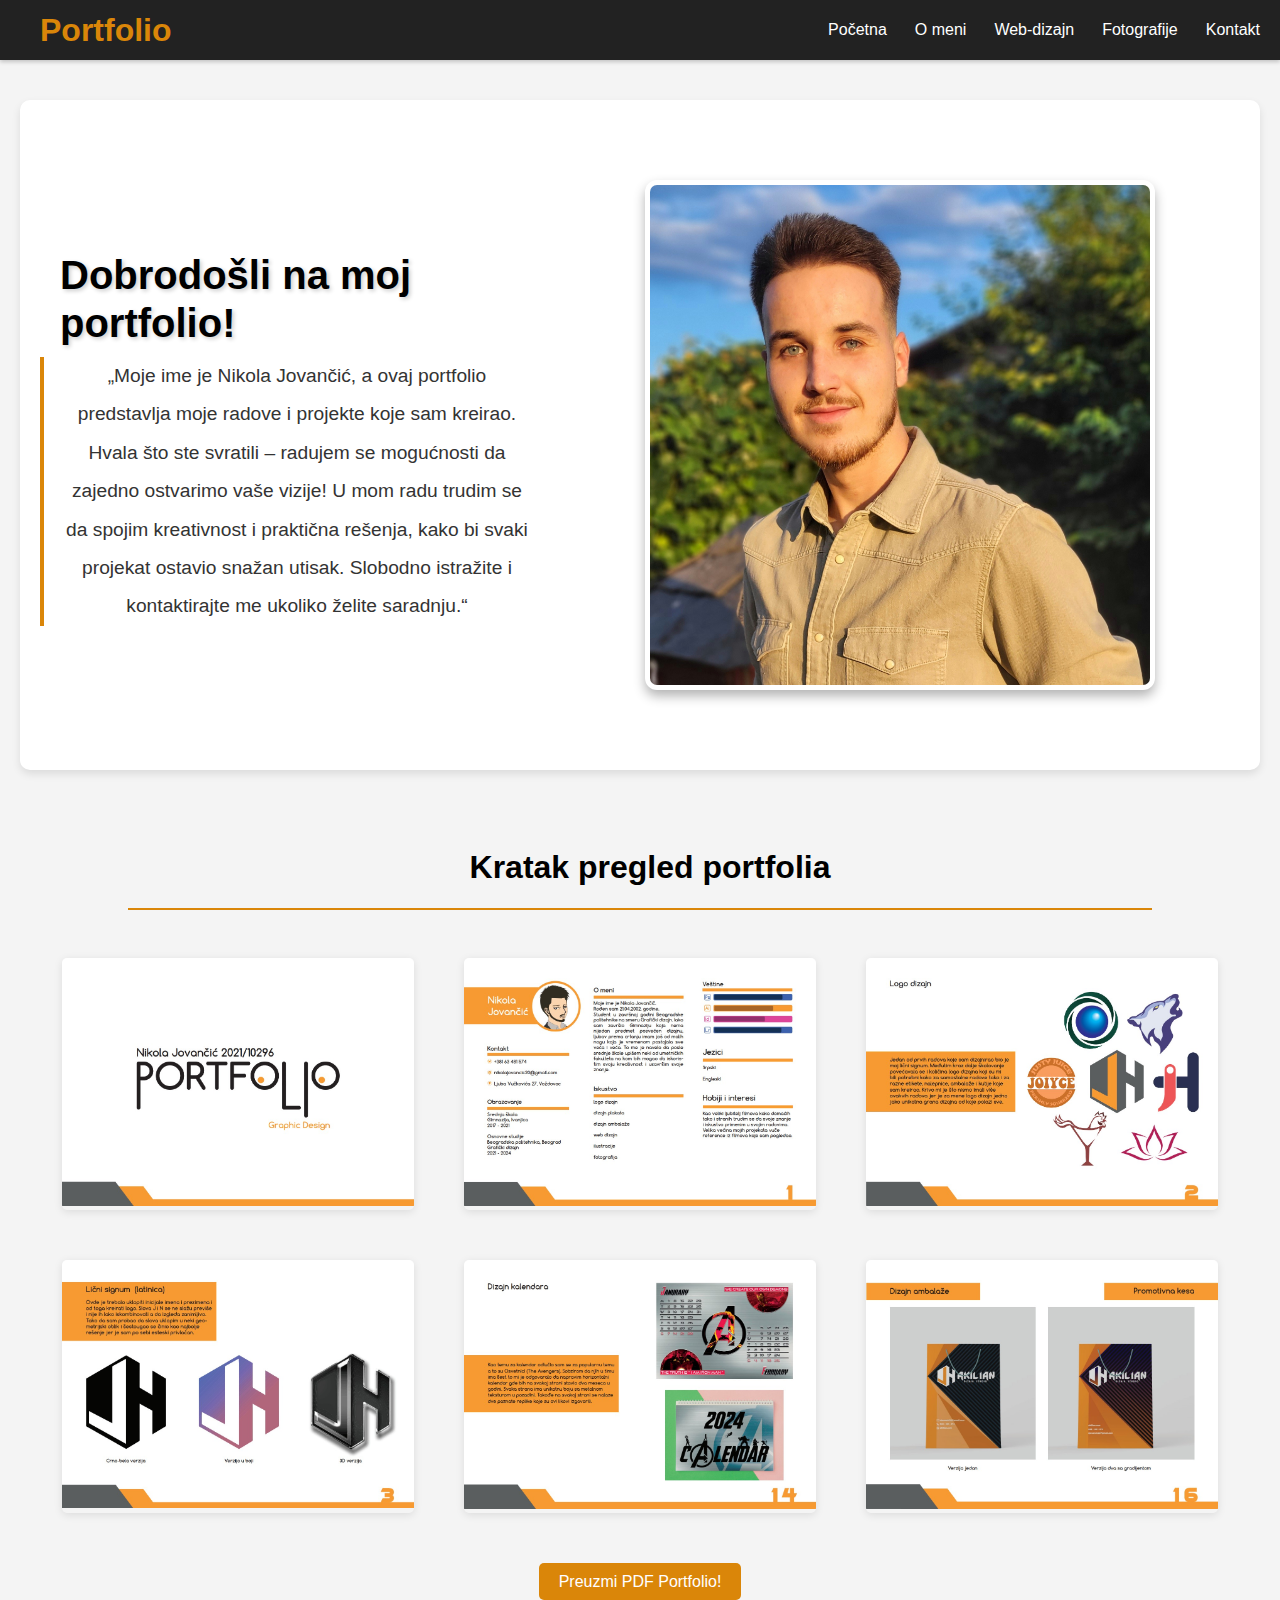
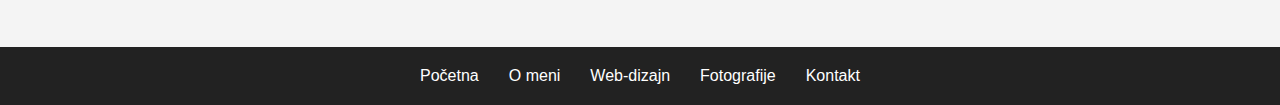
<file: Nikola Jovancic/index.html>
<!DOCTYPE html>
<html lang="sr">
<head>
    <meta charset="UTF-8">
    <meta name="viewport" content="width=device-width, initial-scale=1.0">
    <title>Portfolio</title>
    <link rel="stylesheet" href="css/style.css">
</head>
<body>

    <nav id="desktop-nav">
        <div class="logo">Portfolio</div>
        <ul class="nav-links">
            <li><a href="index.html">Početna</a></li>
            <li><a href="about.html">O meni</a></li>
            <li><a href="dizajn.html">Web-dizajn</a></li>            
            <li><a href="photos.html">Fotografije</a></li>
            <li><a href="contact.html">Kontakt</a></li>
        </ul>
    </nav>

<nav id="hamburger-nav">
    <div class="logo">Portfolio</div>
    <div class="hamburger-icon" onclick="toggleMenu()">
        <span></span>
        <span></span>
        <span></span>
    </div>
    <ul class="menu-links">
        <li><a href="index.html" onclick="toggleMenu()">Početna</a></li>
        <li><a href="about.html" onclick="toggleMenu()">O meni</a></li>
        <li><a href="dizajn.html" onclick="toggleMenu()">Web-dizajn</a></li>
        <li><a href="photos.html" onclick="toggleMenu()">Photos</a></li>
        <li><a href="contact.html" onclick="toggleMenu()">Kontakt</a></li>
    </ul>
</nav>

	<section id="home" class="welcome-section">
        <div class="welcome-text">
            <h1>Dobrodošli na moj portfolio!</h1>
            <p>„Moje ime je Nikola Jovančić, a ovaj portfolio predstavlja moje radove i projekte koje sam kreirao. Hvala što ste svratili – radujem se mogućnosti da zajedno ostvarimo vaše vizije! U mom radu trudim se da spojim kreativnost i praktična rešenja, kako bi svaki projekat ostavio snažan utisak. Slobodno istražite i kontaktirajte me ukoliko želite saradnju.“</p>
        </div>
        <div class="welcome-image">
            <img src="img/pocetna.jpg" alt="Slika dobrodošlice">
        </div>
		
    </section>
    <br>

<section id="portfolio">
      <h1 class="portfolio-title">Kratak pregled portfolia</h1>
      <hr class="hr1">
        <div class="gallery">
            <div class="gallery-item"><img src="img/p1.jpg" alt="Projekat 1"></div>
            <div class="gallery-item"><img src="img/p2.jpg" alt="Projekat 2"></div>
            <div class="gallery-item"><img src="img/p3.jpg" alt="Projekat 3"></div>
           <div class="gallery-item"><img src="img/p4.jpg" alt="Projekat 4"></div>
		   <div class="gallery-item"><img src="img/p5.jpg" alt="Projekat 5"></div>
		   <div class="gallery-item"><img src="img/p6.jpg" alt="Projekat 6"></div>
        </div>

        <div class="download-button">
            <a href="img/portfolio.pdf" target="_blank" download="MojPortfolio.pdf">Preuzmi PDF Portfolio!</a>
        </div>
    </section>
	
<br><br>

<footer id="footer-nav">
    <nav>
        <ul>
            <li><a href="index.html">Početna</a></li>
            <li><a href="about.html">O meni</a></li>
            <li><a href="dizajn.html">Web-dizajn</a></li>
            <li><a href="photos.html">Fotografije</a></li>
            <li><a href="contact.html">Kontakt</a></li>
        </ul>
    </nav>
</footer>


    <script src="script.js"></script>
</body>
</html>
</file>
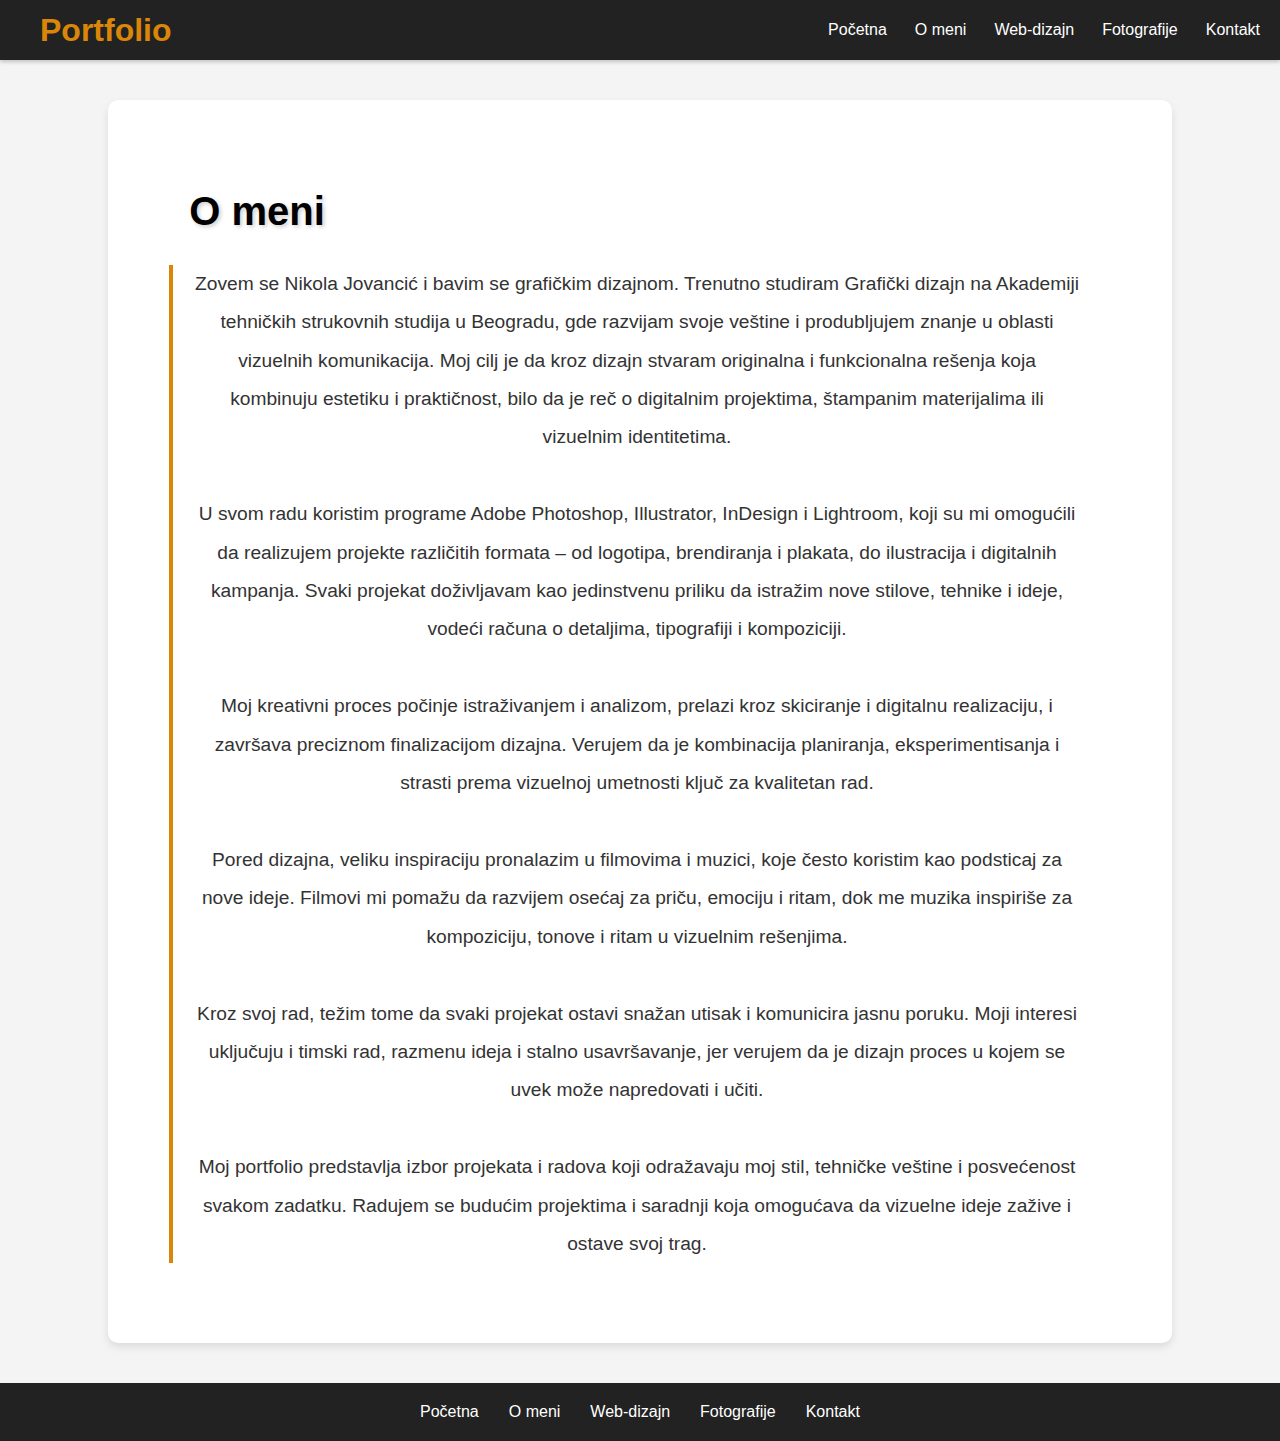
<file: Nikola Jovancic/about.html>
<!DOCTYPE html>
<html lang="sr">
<head>
    <meta charset="UTF-8">
    <meta name="viewport" content="width=device-width, initial-scale=1.0">
    <title>Portfolio</title>
    <link rel="stylesheet" href="css/style.css">
</head>
<body>

    <nav id="desktop-nav">
        <div class="logo">Portfolio</div>
        <ul class="nav-links">
            <li><a href="index.html">Početna</a></li>
            <li><a href="about.html">O meni</a></li>
            <li><a href="dizajn.html">Web-dizajn</a></li>            
            <li><a href="photos.html">Fotografije</a></li>
            <li><a href="contact.html">Kontakt</a></li>
        </ul>
    </nav>

<nav id="hamburger-nav">
    <div class="logo">Portfolio</div>
    <div class="hamburger-icon" onclick="toggleMenu()">
        <span></span>
        <span></span>
        <span></span>
    </div>
    <ul class="menu-links">
        <li><a href="index.html" onclick="toggleMenu()">Početna</a></li>
        <li><a href="about.html" onclick="toggleMenu()">O meni</a></li>
        <li><a href="dizajn.html" onclick="toggleMenu()">Web-dizajn</a></li>
        <li><a href="photos.html" onclick="toggleMenu()">Photos</a></li>
        <li><a href="contact.html" onclick="toggleMenu()">Kontakt</a></li>
    </ul>
</nav>

<section id="home" class="about-section">
        <div class="about-text">
            <h1>O meni</h1>
            <p>Zovem se Nikola Jovancić i bavim se grafičkim dizajnom. Trenutno studiram Grafički dizajn na Akademiji tehničkih strukovnih studija u Beogradu, gde razvijam svoje veštine i produbljujem znanje u oblasti vizuelnih komunikacija. Moj cilj je da kroz dizajn stvaram originalna i funkcionalna rešenja koja kombinuju estetiku i praktičnost, bilo da je reč o digitalnim projektima, štampanim materijalima ili vizuelnim identitetima. <br><br>
                U svom radu koristim programe Adobe Photoshop, Illustrator, InDesign i Lightroom, koji su mi omogućili da realizujem projekte različitih formata – od logotipa, brendiranja i plakata, do ilustracija i digitalnih kampanja. Svaki projekat doživljavam kao jedinstvenu priliku da istražim nove stilove, tehnike i ideje, vodeći računa o detaljima, tipografiji i kompoziciji. <br><br>
                Moj kreativni proces počinje istraživanjem i analizom, prelazi kroz skiciranje i digitalnu realizaciju, i završava preciznom finalizacijom dizajna. Verujem da je kombinacija planiranja, eksperimentisanja i strasti prema vizuelnoj umetnosti ključ za kvalitetan rad. <br><br>
                Pored dizajna, veliku inspiraciju pronalazim u filmovima i muzici, koje često koristim kao podsticaj za nove ideje. Filmovi mi pomažu da razvijem osećaj za priču, emociju i ritam, dok me muzika inspiriše za kompoziciju, tonove i ritam u vizuelnim rešenjima. <br><br>
                Kroz svoj rad, težim tome da svaki projekat ostavi snažan utisak i komunicira jasnu poruku. Moji interesi uključuju i timski rad, razmenu ideja i stalno usavršavanje, jer verujem da je dizajn proces u kojem se uvek može napredovati i učiti. <br><br>
                Moj portfolio predstavlja izbor projekata i radova koji odražavaju moj stil, tehničke veštine i posvećenost svakom zadatku. Radujem se budućim projektima i saradnji koja omogućava da vizuelne ideje zažive i ostave svoj trag.</p>
        </div>
    </section>


<footer id="footer-nav">
    <nav>
        <ul>
            <li><a href="index.html">Početna</a></li>
            <li><a href="about.html">O meni</a></li>
            <li><a href="dizajn.html">Web-dizajn</a></li>
            <li><a href="photos.html">Fotografije</a></li>
            <li><a href="contact.html">Kontakt</a></li>
        </ul>
    </nav>
</footer>


    <script src="script.js"></script>
</body>
</html>
</file>
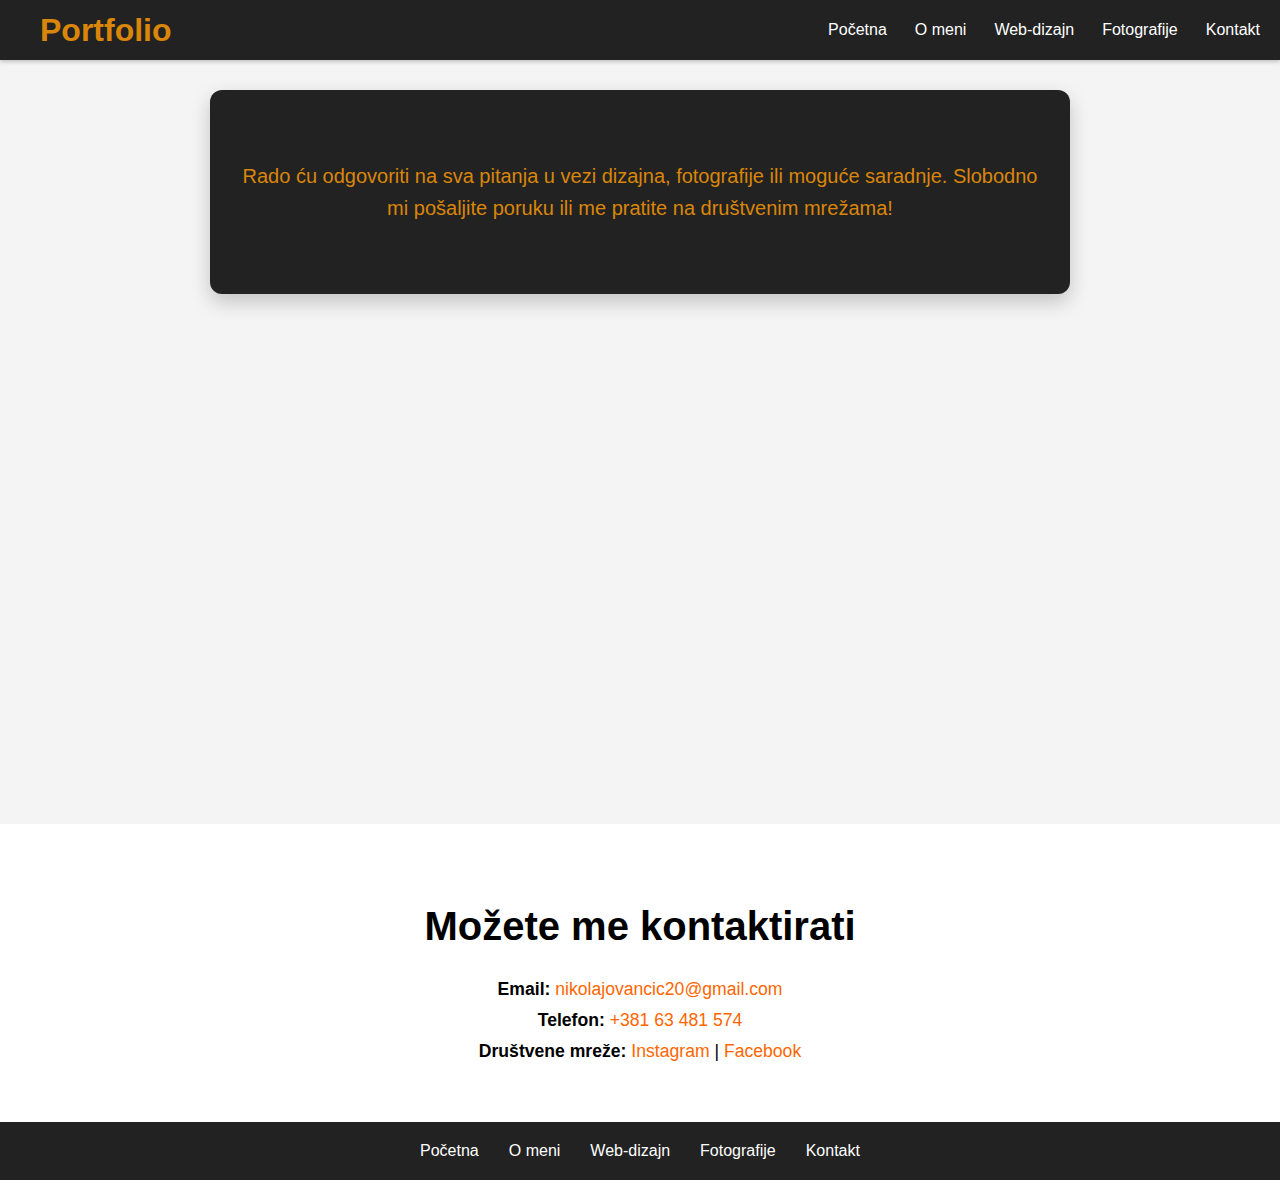
<file: Nikola Jovancic/contact.html>
<!DOCTYPE html>
<html lang="sr">
<head>
    <meta charset="UTF-8">
    <meta name="viewport" content="width=device-width, initial-scale=1.0">
    <title>Portfolio</title>
    <link rel="stylesheet" href="css/style.css">
</head>
<body>

    <nav id="desktop-nav">
        <div class="logo">Portfolio</div>
        <ul class="nav-links">
            <li><a href="index.html">Početna</a></li>
            <li><a href="about.html">O meni</a></li>
            <li><a href="dizajn.html">Web-dizajn</a></li>            
            <li><a href="photos.html">Fotografije</a></li>
            <li><a href="contact.html">Kontakt</a></li>
        </ul>
    </nav>

<nav id="hamburger-nav">
    <div class="logo">Portfolio</div>
    <div class="hamburger-icon" onclick="toggleMenu()">
        <span></span>
        <span></span>
        <span></span>
    </div>
    <ul class="menu-links">
        <li><a href="index.html" onclick="toggleMenu()">Početna</a></li>
        <li><a href="about.html" onclick="toggleMenu()">O meni</a></li>
        <li><a href="dizajn.html" onclick="toggleMenu()">Web-dizajn</a></li>
        <li><a href="photos.html" onclick="toggleMenu()">Photos</a></li>
        <li><a href="contact.html" onclick="toggleMenu()">Kontakt</a></li>
    </ul>
</nav>

<section class="contact-message">
  <div class="container">
    <p>Rado ću odgovoriti na sva pitanja u vezi dizajna, fotografije ili moguće saradnje. Slobodno mi pošaljite poruku ili me pratite na društvenim mrežama!</p>
  </div>
</section>



    <div class="map-container">
        <iframe src="https://www.google.com/maps/embed?pb=!1m18!1m12!1m3!1d2832.623881110222!2d20.480684476577018!3d44.76808487961414!2m3!1f0!2f0!3f0!3m2!1i1024!2i768!4f13.1!3m3!1m2!1s0x475a70f96187e259%3A0x398d82d27ec22620!2zTGp1YmEgVnXEjWtvdmljzIFhIDI3LCDQktC-0LbQtNC-0LLQsNGG!5e0!3m2!1sen!2srs!4v1753692763205!5m2!1sen!2srs"  width="100%" height="100%" style="border:0;" allowfullscreen="" loading="lazy" referrerpolicy="no-referrer-when-downgrade"></iframe>
    </div>

  <section class="contact-info">
    <div class="container">
      <h2>Možete me kontaktirati</h2>
      <p><strong>Email:</strong> <a href="mailto:nikolajovancic20@gmail.com">nikolajovancic20@gmail.com</a></p>
      <p><strong>Telefon:</strong> <a href="tel:+38163481574">+381 63 481 574</a></p>
      <p><strong>Društvene mreže:</strong> 
        <a href="https://instagram.com/jovanca.n" target="_blank">Instagram</a> | 
        <a href="https://www.facebook.com/nikola.jovancic.92" target="_blank">Facebook</a>
      </p>
    </div>
  </section>
    


<footer id="footer-nav">
    <nav>
        <ul>
            <li><a href="index.html">Početna</a></li>
            <li><a href="about.html">O meni</a></li>
            <li><a href="dizajn.html">Web-dizajn</a></li>
            <li><a href="photos.html">Fotografije</a></li>
            <li><a href="contact.html">Kontakt</a></li>
        </ul>
    </nav>
</footer>


    <script src="script.js"></script>
</body>
</html>
</file>
<file: Nikola Jovancic/css/style.css>
body {
    margin: 0;
    font-family: Arial, sans-serif;
    box-sizing: border-box;
    background-color: #f4f4f4;
}

/* Stilovi za desktop navigaciju */
#desktop-nav {
    background-color: #222222; 
    color: #e98a0e;
    display: flex;
    justify-content: space-between;
    align-items: center;
    padding: 0 20px;
    height: 60px;
    box-shadow: 0 2px 4px rgba(0, 0, 0, 0.2);
}

#desktop-nav .logo {
    font-size: 32px;
    font-weight: bold;
    color: #da8609; 
    padding: 8px 20px;
    border-radius: 5px;
    background-color: transparent; ;
}


#desktop-nav .nav-links {
    list-style: none;
    margin: 0;
    padding: 0;
    display: flex;
}

#desktop-nav .nav-links li {
    margin-left: 28px;
}

#desktop-nav .nav-links li a {
    color: #fff;
    text-decoration: none;
    font-size: 16px;
    transition: color 0.3s ease;
}

#desktop-nav .nav-links li a:hover {
    color: #da8609; 
}

#hamburger-nav {
    display: none; 
    position: relative;
    padding: 0 20px; 
    background-color: #f5f5f5; 
    border-bottom: 1px solid #ddd; 
}

#hamburger-nav .logo {
    font-size: 28px;
    font-weight: bold;
    color: #da8609; 
    padding: 10px 20px; 
    border-radius: 5px;
    background-color: #fff;
    text-align: left;  
    box-shadow: 0 4px 8px rgba(0, 0, 0, 0.2); 
    position: absolute; 
    left: 20px; 
    top: 15px; 
}


.hamburger-icon {
    display: flex;
    flex-direction: column;
    cursor: pointer;
    padding: 10px; 
    position: absolute;
    top: 15px; 
    right: 20px; 
    z-index: 1000;
}


.hamburger-icon span {
    background-color: #da8609; 
    height: 4px;
    width: 30px; 
    margin: 6px 0; 
    transition: all 0.3s ease;
    display: block;
}


.hamburger-icon.open span:nth-child(1) {
    transform: rotate(45deg) translate(5px, 5px);
}

.hamburger-icon.open span:nth-child(2) {
    opacity: 0;
}

.hamburger-icon.open span:nth-child(3) {
    transform: rotate(-45deg) translate(5px, -5px);
}


.menu-links {
    display: none;
    list-style: none;
    margin: 0;
    padding: 0;
    position: fixed; 
    top: 60px; 
    right: 0;
    background-color: #333; 
    width: 80%; 
    max-width: 300px; 
    height: auto; 
    box-shadow: 0 2px 4px rgba(0, 0, 0, 0.2); 
    border-radius: 5px 0 0 5px; 
    overflow-y: auto; 
}


.menu-links li {
    margin: 0;
}

.menu-links li a {
    display: block;
    color: #fff; 
    text-decoration: none;
    padding: 15px 20px;
    border-bottom: 1px solid #444; 
    transition: background-color 0.3s ease;
}

.menu-links li a:last-child {
    border-bottom: none; 
}

.menu-links li a:hover {
    background-color: #da8609; 
}





.welcome-section {
    display: flex;
    justify-content: center; 
    align-items: center;
    padding: 60px 20px; 
    background-color: #ffffff; 
    box-shadow: 0 4px 8px rgba(0, 0, 0, 0.1);
    border-radius: 10px;
    margin: 40px auto; 
    max-width: 1200px; 
}

.welcome-text {
    flex: 1;
    max-width: 500px;
    margin-right: 20px;
}

.welcome-text h1 {
    font-size: 2.5em;
    color: #000000; 
    margin-bottom: 10px;
    text-shadow: 2px 2px 4px rgba(0, 0, 0, 0.2); 
    line-height: 1.2;
    padding-left: 20px; 
}

.welcome-text p {
    font-size: 1.2em;
    color: #333; 
    line-height: 2;
    margin-top: 0;
    margin-bottom: 20px; 
    padding: 0 10px; 
    border-left: 4px solid #da8609; 
    padding-left: 20px; 
    transition: color 0.3s ease; 
}

.welcome-text p:hover {
    color: #da8609; 
}

/* Stilovi za sliku u sekciji dobrodošlice */
.welcome-image {
    flex: 1;
    display: flex;
    justify-content: center; 
    align-items: center;
    padding: 20px; 
}

.welcome-image img {
    width: 100%;
    height: auto;
    max-width: 500px; 
    border-radius: 12px; 
    box-shadow: 0 6px 12px rgba(0, 0, 0, 0.3);
    transition: transform 0.4s ease, box-shadow 0.4s ease, border 0.4s ease; 
    border: 5px solid transparent; 
}

.welcome-image img:hover {
    transform: scale(1.1); 
    box-shadow: 0 10px 20px rgba(0, 0, 0, 0.4);
    border-color: #da8609; 
}



.home-section {
    display: flex;
    align-items: center;
    justify-content: center;
    padding: 60px 20px;
    background-color: #f4f4f4;
    height: 100vh;
}

.home-content {
    text-align: center;
}

.home-content h1 {
    font-size: 3em;
    color: #333;
    margin-bottom: 20px;
}

.home-content p {
    font-size: 1.2em;
    color: #555;
}


.about-section {
    display: flex;
    justify-content: center;
    align-items: center;
    padding: 60px 20px;
    background-color: #f4f4f4; 
    box-shadow: 0 4px 8px rgba(0, 0, 0, 0.1);
    border-radius: 10px;
    margin: 40px auto;
    max-width: 1200px;
}

.about-content {
    display: flex;
    flex-wrap: wrap;
    align-items: center;
    justify-content: space-between; /* Razmak između teksta i slike */
}

.about-text {
    flex: 1;
    max-width: 50%;
    margin-right: 20px;
    text-align: justify; /* Poravnanje teksta sa obe strane */
}

.about-text h2 {
    font-size: 2.5em;
    color: #000; /* Crna boja naslova */
    margin-bottom: 20px;
    text-align: left; /* Naslov poravnat levo */
}

.about-text p {
    font-size: 1.2em;
    color: #333;
    line-height: 1.6;
    margin-top: 0;
    margin-bottom: 20px;
}

/* Stilovi za sliku */
.about-image {
    flex: 1;
    max-width: 50%;
    display: flex;
    justify-content: center; /* Poravnanje slike na sredinu */
}

.about-image img {
    width: 80%; /* Manja širina slike */
    height: auto;
    border-radius: 8px;
    box-shadow: 0 4px 8px rgba(0, 0, 0, 0.2);
}




h2{
    margin: 30px;
    font-size: 40px;
    text-align: center;
    font-weight: bolder;

}


.gallery {
    display: flex;
    flex-wrap: wrap;
    justify-content: center;
    gap: 10px;
    padding: 20px;
}

.gallery-item {
    width: calc(30% - 20px);
    box-shadow: 0 2px 8px rgba(0, 0, 0, 0.1);
    border-radius: 5px;
    overflow: hidden;
    cursor: pointer;
    margin: 20px;
}

.gallery-item img {
    width: 100%;
    height: auto;
    transition: transform 0.3s ease;
}

.gallery-item img:hover {
    transform: scale(1.05);
}



.download-button {
    text-align: center;
    margin: 20px 0;
}

.download-button a {
    padding: 10px 20px;
    background-color: #da8609;
    color: #fff;
    text-decoration: none;
    border-radius: 5px;
    font-size: 16px;
    transition: background-color 0.3s ease;
}

.download-button a:hover {
    background-color: #8b5707;
}




.portfolio-title{

    margin-left: 20px;
    text-align: center;

}


#footer-nav {
    background-color: #222; 
    padding: 20px 0;
    text-align: center;
}

#footer-nav ul {
    list-style: none;
    margin: 0;
    padding: 0;
    display: flex;
    justify-content: center;
}

#footer-nav ul li {
    margin: 0 15px;
}

#footer-nav ul li a {
    color: #fff;
    text-decoration: none;
    font-size: 16px;
    transition: color 0.3s ease;
}

#footer-nav ul li a:hover {
    color: #da8609;
}


.about-section {
    display: flex;
    justify-content: center; 
    align-items: center;
    padding: 60px 20px; 
    background-color: #ffffff; 
    box-shadow: 0 4px 8px rgba(0, 0, 0, 0.1);
    border-radius: 10px;
    margin: 40px auto; 
    max-width: 80%; 
}

.about-text {
    flex: 1;
    max-width: 90%;
    margin-right: 20px;
}

.about-text h1 {
    font-size: 2.5em;
    color: #000000; 
    margin-bottom: 30px;
    text-shadow: 2px 2px 4px rgba(0, 0, 0, 0.2); 
    line-height: 1.2;
    padding-left: 20px; 

}

.about-text p {
    font-size: 1.2em;
    color: #333; 
    line-height: 2;
    margin-top: 0;
    margin-bottom: 20px; 
    padding: 0 10px; 
    border-left: 4px solid #da8609; 
    padding-left: 20px; 
    transition: color 0.3s ease; 
}

.about-text p:hover {
    color: #da8609; 
}

.gallery1 {
    padding: 40px 20px;
    background-color: rgba(255, 255, 255, 0.0);
}


.grid-gallery1 {
    grid-template-columns: repeat(3, 1fr);
    max-width: 1200px;
    margin: 0 auto;
    display: flex;
    flex-wrap: wrap;
    gap: 15px;

}

.grid-gallery1 a {
    flex: 1 1 calc(33.333% - 10px);
}

.grid-gallery1 img:hover {
    transform: scale(1.05);
}

.grid-gallery1 img {
    width: 100%;
    height: 100%;
    object-fit: cover;
    border: 1px solid white;
    border-radius: 8px;
    transition: transform 0.3s ease;
    
}

.grid-gallery2 img:hover {
    transform: scale(1.05);
}

.gallery2 {
    padding: 40px 20px;
    background-color: rgba(255, 255, 255, 0.0);
}


.grid-gallery2 {
    display: flex;
    grid-template-columns: repeat(2, 1fr);
    gap: 20px;
    max-width: 900px;
    margin: 0 auto;
    margin-top: 0;
    flex-wrap: wrap;
    gap: 15px;
}

.grid-gallery2 a {
    flex: 1 1 calc(33.333% - 10px);
}

.grid-gallery2 img {
    width: 100%;
    height: 100%;
    object-fit: cover;
    border: 1px solid white;
    border-radius: 8px;
    transition: transform 0.3s ease;
    
}

.grid-gallery img:hover {
    transform: scale(1.05);
}
.grid-gallery {
    padding: 40px 20px;
    background-color: rgba(255, 255, 255, 0.0);
    display: grid;
    gap: 15px;
    grid-template-columns: repeat(6, 1fr); /* 3 kolone po defaultu */
    justify-items: center;
    max-width: 1200px;
}
.grid-gallery img {
    width: 100%;
    height: 100%;
    object-fit: cover;
    border: 1px solid white;
    border-radius: 8px;
    transition: transform 0.3s ease;
    
}

/* Sve slike iste visine po defaultu */
.grid-gallery a img {
    width: 100%;
    display: block;
    border-radius: 10px;
}

/* Drugi red: šire slike */
.grid-gallery a.wide {
    grid-column: span 3; /* zauzimaju po dve kolone */
}

/* Da centriramo red sa dve šire slike */
.grid-gallery a.wide:first-child {
    grid-column-start: 2; 
}


.hr1{
    max-width: 80%;
    background-color: #da8609;
    border: none;
    height: 2px;
}

.map-container {
    width: 70%;
    height: 500px;
    margin: 0 auto;
}

p{
    font-size: 20px;
    text-align: center;
}

.contact-info {
  padding: 50px 20px;
  text-align: center;
  background: #fff;
}

.contact-info h2 {
  margin-bottom: 30px;
}

.contact-info p {
  margin: 10px 0;
  font-size: 1.1em;
}

.contact-info a {
  color: #ff6600;
  text-decoration: none;
}

.contact-info a:hover {
  text-decoration: underline;
}

.contact-message {
    text-align: center;
    padding: 50px 30px;               /* više prostora oko teksta */
    background-color: #222;
    color: #da8609;                       /* bela boja teksta za kontrast */
    font-size: 1.2em;                  /* malo veći font */
    border-radius: 12px;               /* zaobljeni uglovi */
    margin: 30px auto;                 /* centrirano sa više prostora odozgo i odozdo */
    max-width: 800px;                  /* širi container */
    box-shadow: 0 8px 20px rgba(0, 0, 0, 0.2); /* lagana senka */
    line-height: 1.6;                  /* lepše razmaci između redova */
    font-family: 'Arial', sans-serif;  /* čist i profesionalan font */
    transition: transform 0.3s;        /* animacija kad hover */
}

.contact-message:hover {
    transform: translateY(-5px);       /* lagano “podizanje” na hover */
}

/* Stilovi za mobilne uređaje */
@media (max-width: 768px) {
    #desktop-nav {
        display: none;
    }

    #hamburger-nav {
        display: block;
    }

    .about-section {
        padding: 40px 10px;
    }

    .about-content {
        flex-direction: column;
        text-align: center;
    }

    .about-text {
        margin-right: 0;
        margin-bottom: 20px;
        max-width: 100%;
    }

    .about-image {
        max-width: 100%;
    }

    .about-image img {
        max-width: 100%;
    }
}

@media (max-width: 768px) {
    #desktop-nav {
        display: none; 
    }

    #hamburger-nav {
        display: block; 
    }

    .hamburger-icon {
        display: flex; 
    }

    .menu-links.show {
        display: block; 
    }
}


@media (min-width: 769px) and (max-width: 1024px) {
    #desktop-nav {
        display: flex; 
    }

    #hamburger-nav {
        display: none; 
    }
}

@media (max-width: 768px) {
    .welcome-section {
        flex-direction: column; 
        text-align: center;
    }

    .welcome-text {
        margin-right: 0;
        margin-bottom: 20px; 
    }

    .welcome-image img {
        max-width: 80%; 
        margin: 0 auto;
    }
}

@media (max-width: 768px) {
    .grid-gallery1 a {
        flex: 1 1 100%; /* zauzima celu širinu */
    }
        .grid-gallery2 a {
        flex: 1 1 100%; /* zauzima celu širinu */
    }
}

.grid-gallery1 a img {
    width: 100%;
    display: block;
    border-radius: 8px; /* opciono: zaobljeni uglovi */
}

@media (max-width: 480px) {
    .gallery-item {
        width: 100%;
    }
}


@media (max-width: 768px) {
    .grid-gallery {
        grid-template-columns: 1fr; /* 1 kolona */
    }
    .grid-gallery a {
        grid-column: span 2; /* zauzima celu širinu */
        align-items: center;
    }
}

.grid-gallery a img {
    width: 100%;
    display: block;
    border-radius: 8px; /* zaobljeni uglovi */
}
</file>
